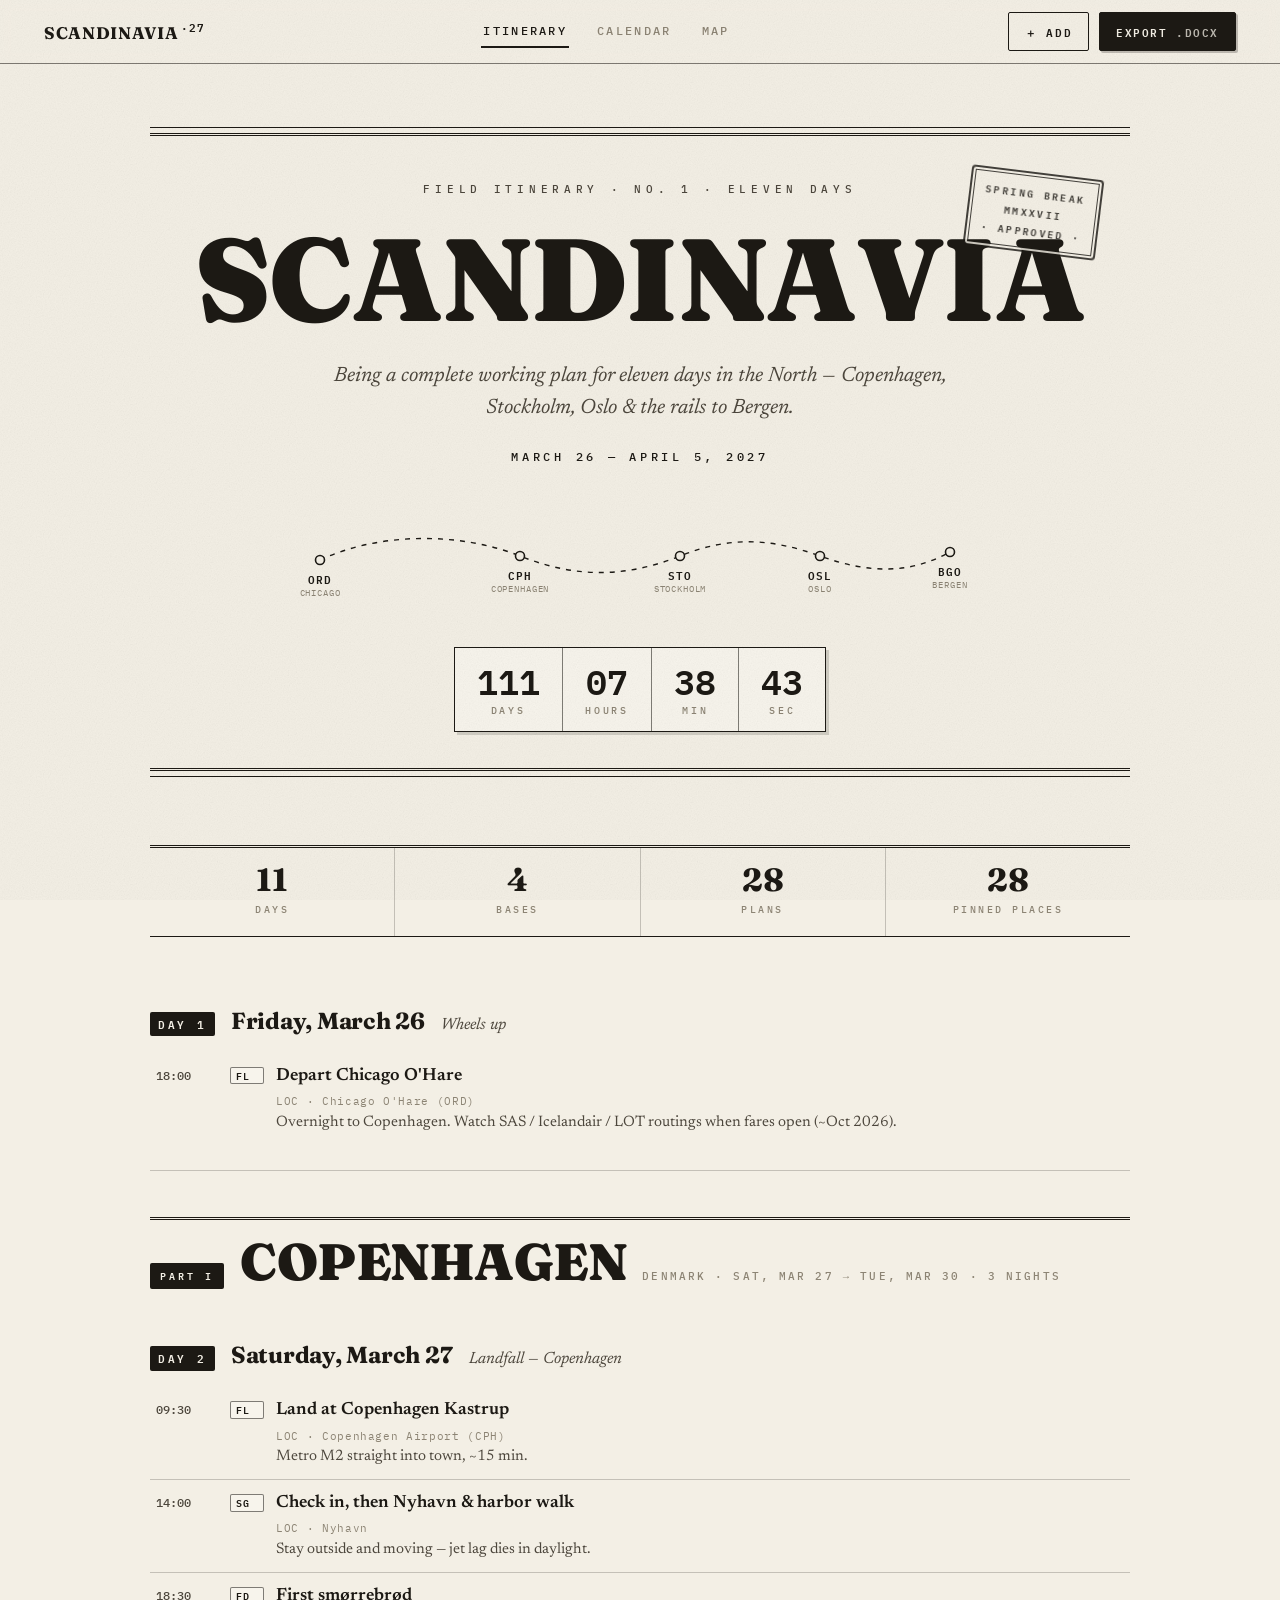
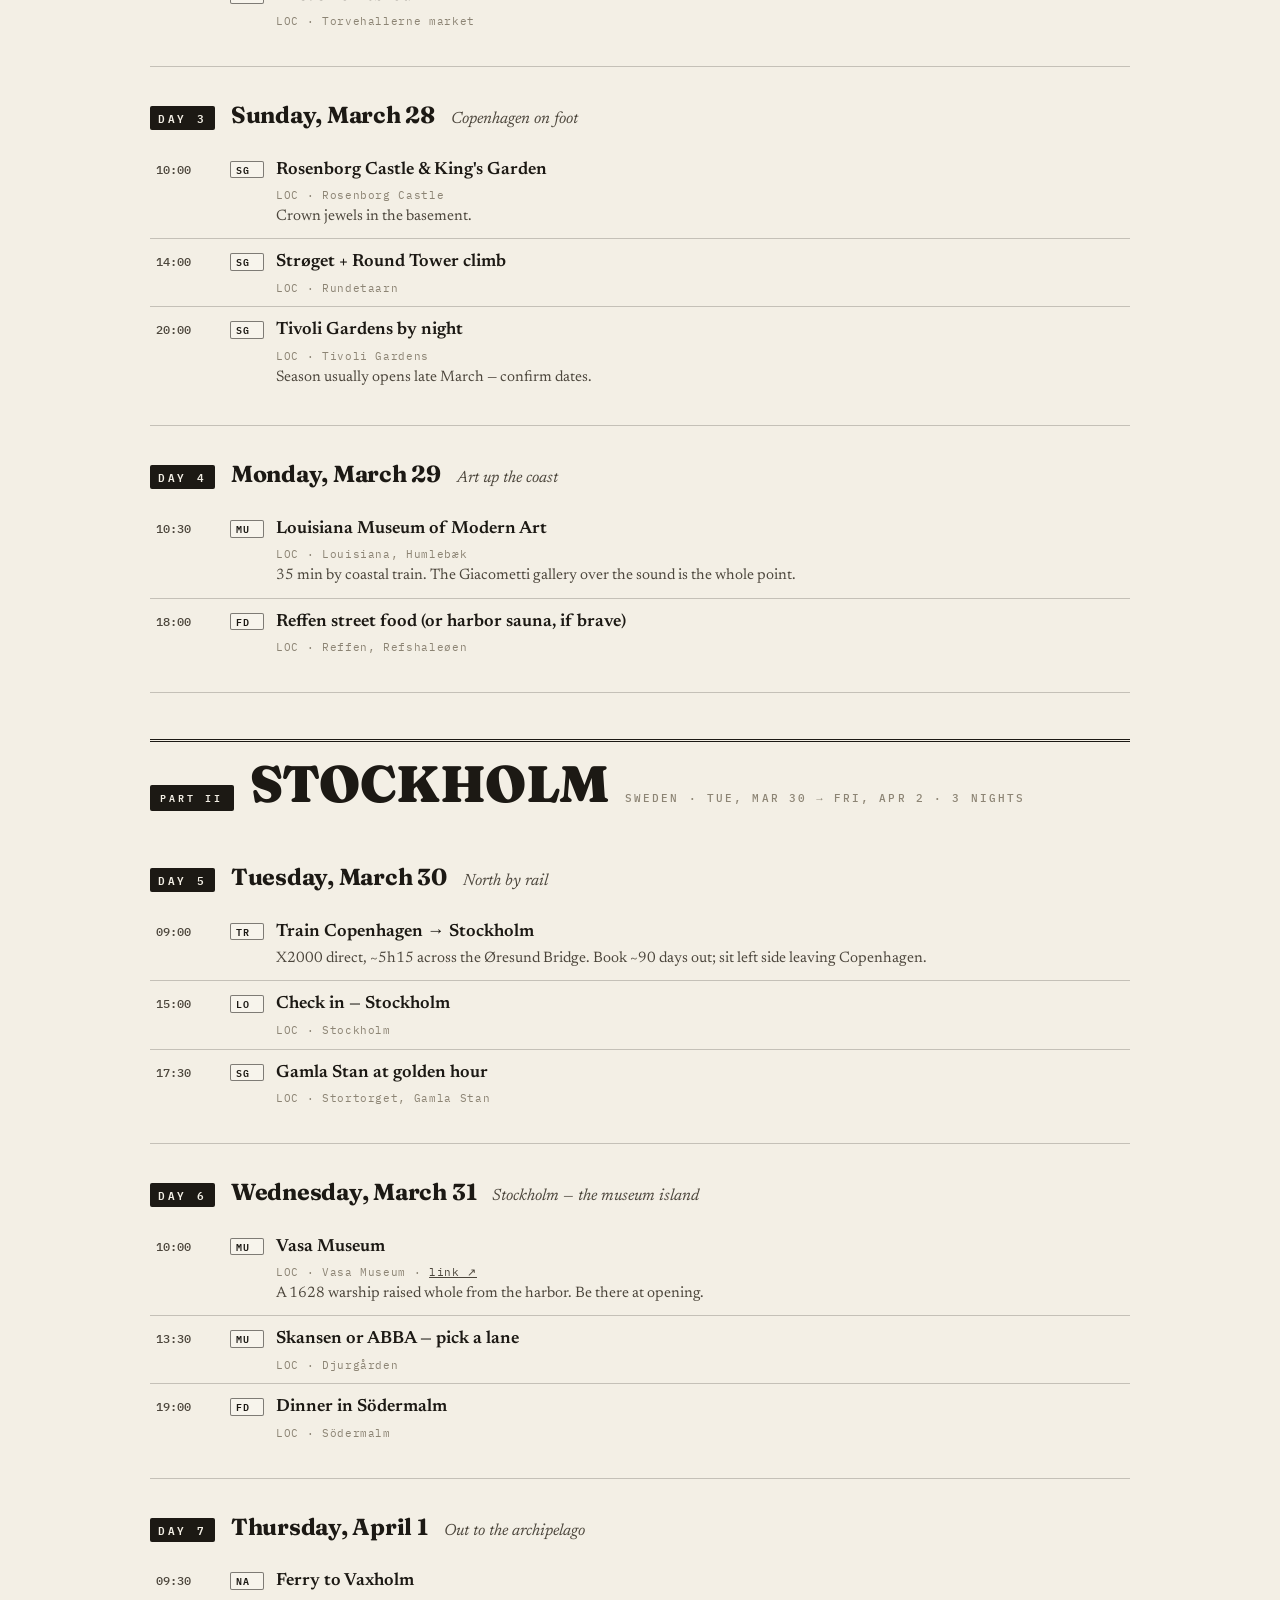
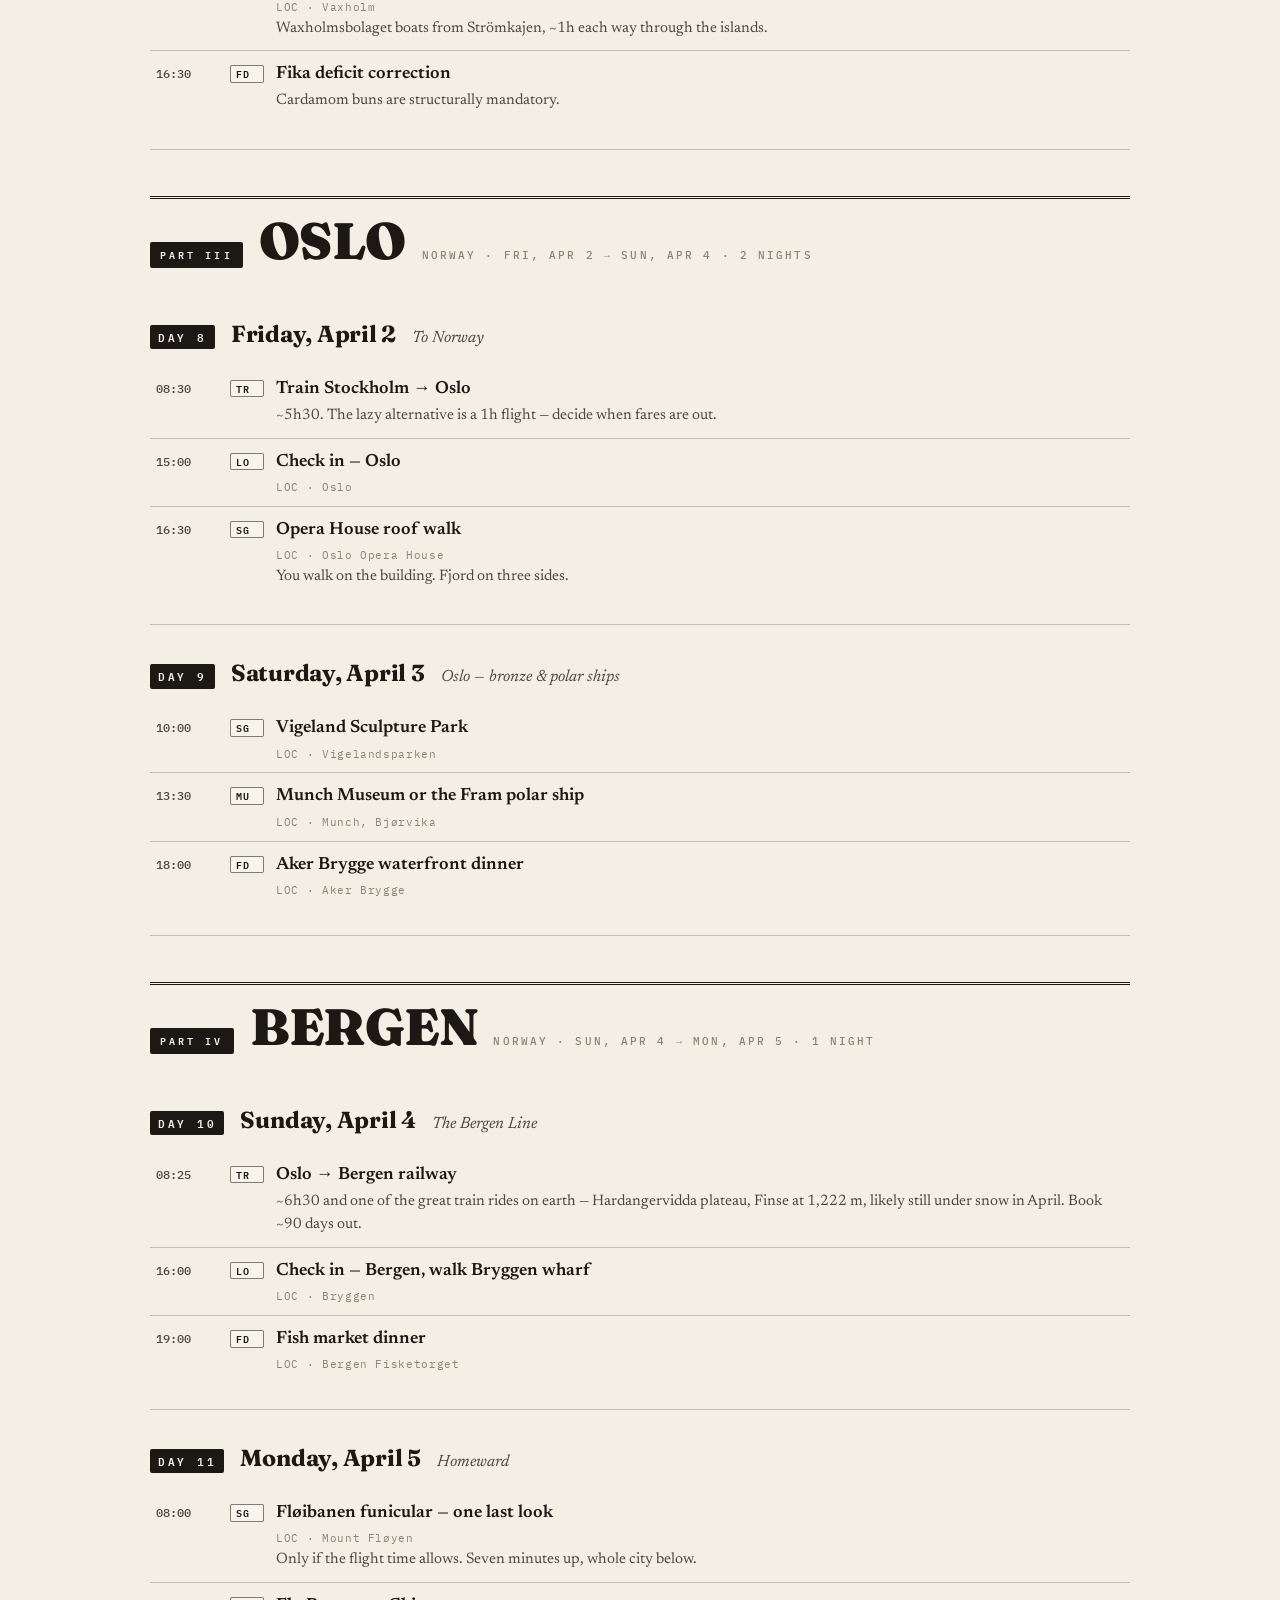
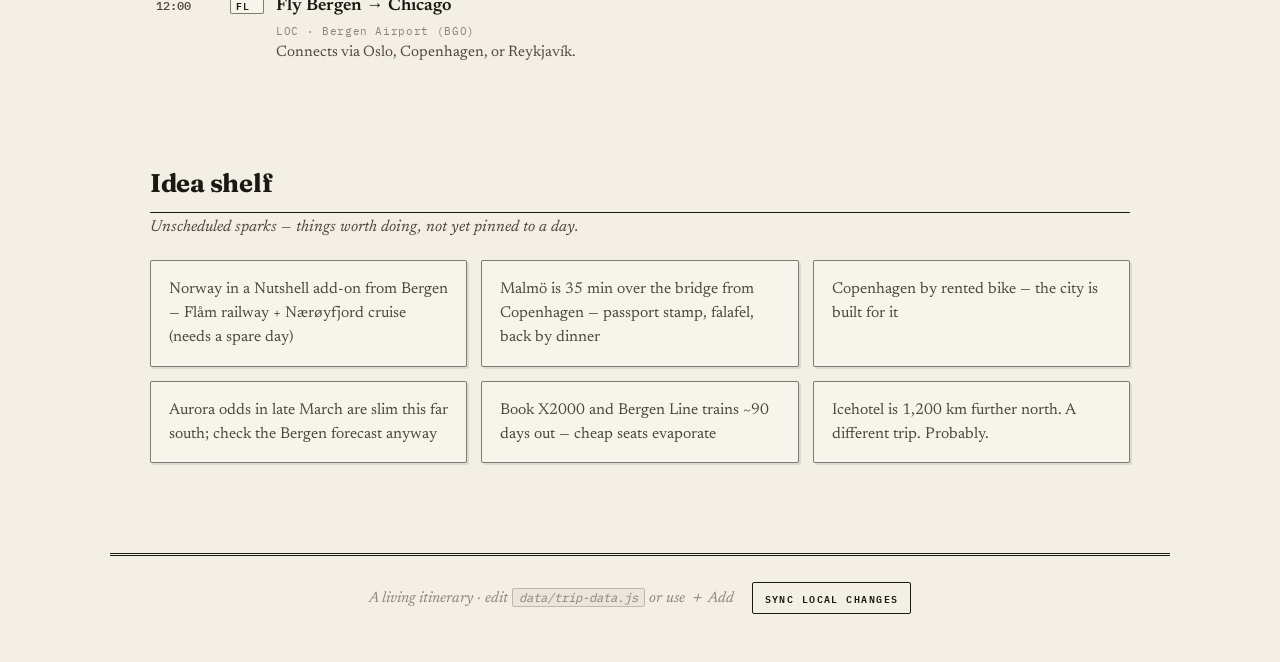
<file: scandinavia-trip/index.html>
<!doctype html>
<html lang="en">
<head>
  <meta charset="utf-8" />
  <meta name="viewport" content="width=device-width, initial-scale=1" />
  <title>Scandinavia · Spring 2027</title>
  <meta name="description" content="A living itinerary — Chicago to Scandinavia, March 26 – April 5, 2027." />
  <link rel="icon" href="data:image/svg+xml,<svg xmlns='http://www.w3.org/2000/svg' viewBox='0 0 100 100'><rect width='100' height='100' fill='%23f3efe5'/><text x='50' y='74' font-size='72' font-family='Georgia,serif' font-weight='bold' text-anchor='middle' fill='%231c1914'>S</text></svg>" />
  <link rel="stylesheet" href="vendor/leaflet/leaflet.css" />
  <link rel="stylesheet" href="css/main.css" />
</head>
<body>

  <header class="topbar">
    <a class="brand" href="#top">SCANDINAVIA<span class="brand-tick">·27</span></a>
    <nav class="tabs" role="tablist" aria-label="Views">
      <button class="tab active" role="tab" aria-selected="true" data-view="itinerary">Itinerary</button>
      <button class="tab" role="tab" aria-selected="false" data-view="calendar">Calendar</button>
      <button class="tab" role="tab" aria-selected="false" data-view="map">Map</button>
      <span class="tab-glider" aria-hidden="true"></span>
    </nav>
    <div class="topbar-actions">
      <button class="btn btn-ghost" id="btn-add" title="Add a plan">＋ Add</button>
      <button class="btn btn-primary" id="btn-export" title="Download as a Word document">Export&nbsp;<span class="docx-chip">.docx</span></button>
    </div>
  </header>

  <section class="hero" id="top">
    <div class="hero-inner">
      <p class="hero-eyebrow">Field Itinerary · No. 1 · Eleven Days</p>
      <h1 class="hero-title" id="hero-title" aria-label="Scandinavia">Scandinavia</h1>
      <p class="hero-dek">Being a complete working plan for eleven days in the North —
        Copenhagen, Stockholm, Oslo &amp; the rails to Bergen.</p>
      <p class="hero-dates">March 26 — April 5, 2027</p>

      <div class="route" aria-hidden="true">
        <svg viewBox="0 0 700 100">
          <path class="route-path" d="M30,52 C 90,24 170,24 230,48 S 340,68 390,48 S 480,30 530,48 S 620,66 660,44" />
          <circle class="route-stop" cx="30"  cy="52" r="4.5" style="animation-delay:0.6s" />
          <circle class="route-stop" cx="230" cy="48" r="4.5" style="animation-delay:1.2s" />
          <circle class="route-stop" cx="390" cy="48" r="4.5" style="animation-delay:1.8s" />
          <circle class="route-stop" cx="530" cy="48" r="4.5" style="animation-delay:2.4s" />
          <circle class="route-stop" cx="660" cy="44" r="4.5" style="animation-delay:3.0s" />
          <text class="route-label" x="30"  y="76" text-anchor="middle" style="animation-delay:0.7s">ORD</text>
          <text class="route-label" x="230" y="72" text-anchor="middle" style="animation-delay:1.3s">CPH</text>
          <text class="route-label" x="390" y="72" text-anchor="middle" style="animation-delay:1.9s">STO</text>
          <text class="route-label" x="530" y="72" text-anchor="middle" style="animation-delay:2.5s">OSL</text>
          <text class="route-label" x="660" y="68" text-anchor="middle" style="animation-delay:3.1s">BGO</text>
          <text class="route-sublabel" x="30"  y="88" text-anchor="middle" style="animation-delay:0.7s">CHICAGO</text>
          <text class="route-sublabel" x="230" y="84" text-anchor="middle" style="animation-delay:1.3s">COPENHAGEN</text>
          <text class="route-sublabel" x="390" y="84" text-anchor="middle" style="animation-delay:1.9s">STOCKHOLM</text>
          <text class="route-sublabel" x="530" y="84" text-anchor="middle" style="animation-delay:2.5s">OSLO</text>
          <text class="route-sublabel" x="660" y="80" text-anchor="middle" style="animation-delay:3.1s">BERGEN</text>
        </svg>
      </div>

      <div class="countdown" id="countdown" aria-label="Countdown to departure">
        <div class="count-cell"><span class="count-num" id="cd-days">—</span><span class="count-label">days</span></div>
        <div class="count-cell"><span class="count-num" id="cd-hours">—</span><span class="count-label">hours</span></div>
        <div class="count-cell"><span class="count-num" id="cd-mins">—</span><span class="count-label">min</span></div>
        <div class="count-cell"><span class="count-num" id="cd-secs">—</span><span class="count-label">sec</span></div>
      </div>
    </div>

    <div class="stamp" aria-hidden="true">Spring Break<br />MMXXVII<br />· Approved ·</div>
  </section>

  <main id="main">

    <!-- ITINERARY -->
    <section class="view active" id="view-itinerary" role="tabpanel">
      <div class="stats-strip" id="stats"></div>
      <ol class="timeline" id="timeline"></ol>
      <section class="ideas" id="ideas-section">
        <h2 class="section-title">Idea shelf</h2>
        <p class="section-sub">Unscheduled sparks — things worth doing, not yet pinned to a day.</p>
        <div class="ideas-grid" id="ideas"></div>
      </section>
    </section>

    <!-- CALENDAR -->
    <section class="view" id="view-calendar" role="tabpanel" hidden>
      <div class="calendars" id="calendars"></div>
      <div class="cal-detail" id="cal-detail" hidden></div>
    </section>

    <!-- MAP -->
    <section class="view" id="view-map" role="tabpanel" hidden>
      <div class="map-wrap">
        <div id="map"></div>
        <div class="map-empty" id="map-empty" hidden>
          <p class="map-empty-title">The map is waiting.</p>
          <p>Add a plan with a location and it appears here.</p>
        </div>
        <div class="map-legend" id="map-legend"></div>
      </div>
    </section>

  </main>

  <footer class="foot">
    <p>A living itinerary · edit <code>data/trip-data.js</code> or use ＋ Add</p>
    <button class="btn btn-ghost btn-small" id="btn-sync">Sync local changes</button>
  </footer>

  <!-- ADD EVENT MODAL -->
  <div class="modal-backdrop" id="modal-backdrop" hidden>
    <div class="modal" role="dialog" aria-modal="true" aria-labelledby="modal-title">
      <div class="modal-head">
        <h2 id="modal-title">Add a plan</h2>
        <button class="modal-close" id="modal-close" aria-label="Close">✕</button>
      </div>
      <form id="add-form">
        <div class="form-row">
          <label class="field">
            <span>Day</span>
            <select id="f-date" required></select>
          </label>
          <label class="field field-small">
            <span>Time <em>optional</em></span>
            <input type="time" id="f-time" />
          </label>
        </div>
        <label class="field">
          <span>Title</span>
          <input type="text" id="f-title" required placeholder="e.g. Fjord kayaking" autocomplete="off" />
        </label>
        <div class="form-row">
          <label class="field">
            <span>Type</span>
            <select id="f-type">
              <option value="sight">Sight</option>
              <option value="food">Food &amp; drink</option>
              <option value="museum">Museum</option>
              <option value="nature">Nature</option>
              <option value="flight">Flight</option>
              <option value="transit">Transit</option>
              <option value="lodging">Lodging</option>
              <option value="other">Other</option>
            </select>
          </label>
          <label class="field">
            <span>Place name <em>optional</em></span>
            <input type="text" id="f-place" placeholder="Nyhavn, Copenhagen" autocomplete="off" />
          </label>
        </div>
        <div class="form-row">
          <label class="field field-small">
            <span>Lat <em>optional</em></span>
            <input type="text" id="f-lat" inputmode="decimal" placeholder="55.6797" />
          </label>
          <label class="field field-small">
            <span>Lng <em>optional</em></span>
            <input type="text" id="f-lng" inputmode="decimal" placeholder="12.5989" />
          </label>
        </div>
        <label class="field">
          <span>Notes <em>optional</em></span>
          <textarea id="f-notes" rows="2" placeholder="Tickets, timing, links…"></textarea>
        </label>
        <p class="form-hint">Saved in this browser. Use <strong>Sync local changes</strong> to fold it into the repo’s data file.</p>
        <div class="modal-actions">
          <button type="button" class="btn btn-ghost" id="modal-cancel">Cancel</button>
          <button type="submit" class="btn btn-primary">Add to trip</button>
        </div>
      </form>
    </div>
  </div>

  <!-- SYNC DRAWER -->
  <div class="modal-backdrop" id="sync-backdrop" hidden>
    <div class="modal modal-wide" role="dialog" aria-modal="true" aria-labelledby="sync-title">
      <div class="modal-head">
        <h2 id="sync-title">Sync local changes</h2>
        <button class="modal-close" id="sync-close" aria-label="Close">✕</button>
      </div>
      <p class="sync-blurb">
        Everything below is your live data — repo file <em>plus</em> anything added in this browser.
        Copy it over <code>data/trip-data.js</code> and commit (or paste it to Claude), then
        <strong>Clear local</strong> so nothing is double-counted.
      </p>
      <textarea id="sync-out" class="sync-out" readonly spellcheck="false"></textarea>
      <div class="modal-actions">
        <button class="btn btn-ghost" id="btn-clear-local">Clear local additions</button>
        <button class="btn btn-primary" id="btn-copy-sync">Copy to clipboard</button>
      </div>
    </div>
  </div>

  <script src="vendor/leaflet/leaflet.js"></script>
  <script src="vendor/docx/docx.iife.js"></script>
  <script src="data/config.js"></script>
  <script src="data/trip-data.js"></script>
  <script src="js/images.js"></script>
  <script src="js/export-docx.js"></script>
  <script src="js/app.js"></script>
</body>
</html>
</file>
<file: scandinavia-trip/vendor/leaflet/leaflet.css>
/* required styles */

.leaflet-pane,
.leaflet-tile,
.leaflet-marker-icon,
.leaflet-marker-shadow,
.leaflet-tile-container,
.leaflet-pane > svg,
.leaflet-pane > canvas,
.leaflet-zoom-box,
.leaflet-image-layer,
.leaflet-layer {
	position: absolute;
	left: 0;
	top: 0;
	}
.leaflet-container {
	overflow: hidden;
	}
.leaflet-tile,
.leaflet-marker-icon,
.leaflet-marker-shadow {
	-webkit-user-select: none;
	   -moz-user-select: none;
	        user-select: none;
	  -webkit-user-drag: none;
	}
/* Prevents IE11 from highlighting tiles in blue */
.leaflet-tile::selection {
	background: transparent;
}
/* Safari renders non-retina tile on retina better with this, but Chrome is worse */
.leaflet-safari .leaflet-tile {
	image-rendering: -webkit-optimize-contrast;
	}
/* hack that prevents hw layers "stretching" when loading new tiles */
.leaflet-safari .leaflet-tile-container {
	width: 1600px;
	height: 1600px;
	-webkit-transform-origin: 0 0;
	}
.leaflet-marker-icon,
.leaflet-marker-shadow {
	display: block;
	}
/* .leaflet-container svg: reset svg max-width decleration shipped in Joomla! (joomla.org) 3.x */
/* .leaflet-container img: map is broken in FF if you have max-width: 100% on tiles */
.leaflet-container .leaflet-overlay-pane svg {
	max-width: none !important;
	max-height: none !important;
	}
.leaflet-container .leaflet-marker-pane img,
.leaflet-container .leaflet-shadow-pane img,
.leaflet-container .leaflet-tile-pane img,
.leaflet-container img.leaflet-image-layer,
.leaflet-container .leaflet-tile {
	max-width: none !important;
	max-height: none !important;
	width: auto;
	padding: 0;
	}

.leaflet-container img.leaflet-tile {
	/* See: https://bugs.chromium.org/p/chromium/issues/detail?id=600120 */
	mix-blend-mode: plus-lighter;
}

.leaflet-container.leaflet-touch-zoom {
	-ms-touch-action: pan-x pan-y;
	touch-action: pan-x pan-y;
	}
.leaflet-container.leaflet-touch-drag {
	-ms-touch-action: pinch-zoom;
	/* Fallback for FF which doesn't support pinch-zoom */
	touch-action: none;
	touch-action: pinch-zoom;
}
.leaflet-container.leaflet-touch-drag.leaflet-touch-zoom {
	-ms-touch-action: none;
	touch-action: none;
}
.leaflet-container {
	-webkit-tap-highlight-color: transparent;
}
.leaflet-container a {
	-webkit-tap-highlight-color: rgba(51, 181, 229, 0.4);
}
.leaflet-tile {
	filter: inherit;
	visibility: hidden;
	}
.leaflet-tile-loaded {
	visibility: inherit;
	}
.leaflet-zoom-box {
	width: 0;
	height: 0;
	-moz-box-sizing: border-box;
	     box-sizing: border-box;
	z-index: 800;
	}
/* workaround for https://bugzilla.mozilla.org/show_bug.cgi?id=888319 */
.leaflet-overlay-pane svg {
	-moz-user-select: none;
	}

.leaflet-pane         { z-index: 400; }

.leaflet-tile-pane    { z-index: 200; }
.leaflet-overlay-pane { z-index: 400; }
.leaflet-shadow-pane  { z-index: 500; }
.leaflet-marker-pane  { z-index: 600; }
.leaflet-tooltip-pane   { z-index: 650; }
.leaflet-popup-pane   { z-index: 700; }

.leaflet-map-pane canvas { z-index: 100; }
.leaflet-map-pane svg    { z-index: 200; }

.leaflet-vml-shape {
	width: 1px;
	height: 1px;
	}
.lvml {
	behavior: url(#default#VML);
	display: inline-block;
	position: absolute;
	}


/* control positioning */

.leaflet-control {
	position: relative;
	z-index: 800;
	pointer-events: visiblePainted; /* IE 9-10 doesn't have auto */
	pointer-events: auto;
	}
.leaflet-top,
.leaflet-bottom {
	position: absolute;
	z-index: 1000;
	pointer-events: none;
	}
.leaflet-top {
	top: 0;
	}
.leaflet-right {
	right: 0;
	}
.leaflet-bottom {
	bottom: 0;
	}
.leaflet-left {
	left: 0;
	}
.leaflet-control {
	float: left;
	clear: both;
	}
.leaflet-right .leaflet-control {
	float: right;
	}
.leaflet-top .leaflet-control {
	margin-top: 10px;
	}
.leaflet-bottom .leaflet-control {
	margin-bottom: 10px;
	}
.leaflet-left .leaflet-control {
	margin-left: 10px;
	}
.leaflet-right .leaflet-control {
	margin-right: 10px;
	}


/* zoom and fade animations */

.leaflet-fade-anim .leaflet-popup {
	opacity: 0;
	-webkit-transition: opacity 0.2s linear;
	   -moz-transition: opacity 0.2s linear;
	        transition: opacity 0.2s linear;
	}
.leaflet-fade-anim .leaflet-map-pane .leaflet-popup {
	opacity: 1;
	}
.leaflet-zoom-animated {
	-webkit-transform-origin: 0 0;
	    -ms-transform-origin: 0 0;
	        transform-origin: 0 0;
	}
svg.leaflet-zoom-animated {
	will-change: transform;
}

.leaflet-zoom-anim .leaflet-zoom-animated {
	-webkit-transition: -webkit-transform 0.25s cubic-bezier(0,0,0.25,1);
	   -moz-transition:    -moz-transform 0.25s cubic-bezier(0,0,0.25,1);
	        transition:         transform 0.25s cubic-bezier(0,0,0.25,1);
	}
.leaflet-zoom-anim .leaflet-tile,
.leaflet-pan-anim .leaflet-tile {
	-webkit-transition: none;
	   -moz-transition: none;
	        transition: none;
	}

.leaflet-zoom-anim .leaflet-zoom-hide {
	visibility: hidden;
	}


/* cursors */

.leaflet-interactive {
	cursor: pointer;
	}
.leaflet-grab {
	cursor: -webkit-grab;
	cursor:    -moz-grab;
	cursor:         grab;
	}
.leaflet-crosshair,
.leaflet-crosshair .leaflet-interactive {
	cursor: crosshair;
	}
.leaflet-popup-pane,
.leaflet-control {
	cursor: auto;
	}
.leaflet-dragging .leaflet-grab,
.leaflet-dragging .leaflet-grab .leaflet-interactive,
.leaflet-dragging .leaflet-marker-draggable {
	cursor: move;
	cursor: -webkit-grabbing;
	cursor:    -moz-grabbing;
	cursor:         grabbing;
	}

/* marker & overlays interactivity */
.leaflet-marker-icon,
.leaflet-marker-shadow,
.leaflet-image-layer,
.leaflet-pane > svg path,
.leaflet-tile-container {
	pointer-events: none;
	}

.leaflet-marker-icon.leaflet-interactive,
.leaflet-image-layer.leaflet-interactive,
.leaflet-pane > svg path.leaflet-interactive,
svg.leaflet-image-layer.leaflet-interactive path {
	pointer-events: visiblePainted; /* IE 9-10 doesn't have auto */
	pointer-events: auto;
	}

/* visual tweaks */

.leaflet-container {
	background: #ddd;
	outline-offset: 1px;
	}
.leaflet-container a {
	color: #0078A8;
	}
.leaflet-zoom-box {
	border: 2px dotted #38f;
	background: rgba(255,255,255,0.5);
	}


/* general typography */
.leaflet-container {
	font-family: "Helvetica Neue", Arial, Helvetica, sans-serif;
	font-size: 12px;
	font-size: 0.75rem;
	line-height: 1.5;
	}


/* general toolbar styles */

.leaflet-bar {
	box-shadow: 0 1px 5px rgba(0,0,0,0.65);
	border-radius: 4px;
	}
.leaflet-bar a {
	background-color: #fff;
	border-bottom: 1px solid #ccc;
	width: 26px;
	height: 26px;
	line-height: 26px;
	display: block;
	text-align: center;
	text-decoration: none;
	color: black;
	}
.leaflet-bar a,
.leaflet-control-layers-toggle {
	background-position: 50% 50%;
	background-repeat: no-repeat;
	display: block;
	}
.leaflet-bar a:hover,
.leaflet-bar a:focus {
	background-color: #f4f4f4;
	}
.leaflet-bar a:first-child {
	border-top-left-radius: 4px;
	border-top-right-radius: 4px;
	}
.leaflet-bar a:last-child {
	border-bottom-left-radius: 4px;
	border-bottom-right-radius: 4px;
	border-bottom: none;
	}
.leaflet-bar a.leaflet-disabled {
	cursor: default;
	background-color: #f4f4f4;
	color: #bbb;
	}

.leaflet-touch .leaflet-bar a {
	width: 30px;
	height: 30px;
	line-height: 30px;
	}
.leaflet-touch .leaflet-bar a:first-child {
	border-top-left-radius: 2px;
	border-top-right-radius: 2px;
	}
.leaflet-touch .leaflet-bar a:last-child {
	border-bottom-left-radius: 2px;
	border-bottom-right-radius: 2px;
	}

/* zoom control */

.leaflet-control-zoom-in,
.leaflet-control-zoom-out {
	font: bold 18px 'Lucida Console', Monaco, monospace;
	text-indent: 1px;
	}

.leaflet-touch .leaflet-control-zoom-in, .leaflet-touch .leaflet-control-zoom-out  {
	font-size: 22px;
	}


/* layers control */

.leaflet-control-layers {
	box-shadow: 0 1px 5px rgba(0,0,0,0.4);
	background: #fff;
	border-radius: 5px;
	}
.leaflet-control-layers-toggle {
	background-image: url(images/layers.png);
	width: 36px;
	height: 36px;
	}
.leaflet-retina .leaflet-control-layers-toggle {
	background-image: url(images/layers-2x.png);
	background-size: 26px 26px;
	}
.leaflet-touch .leaflet-control-layers-toggle {
	width: 44px;
	height: 44px;
	}
.leaflet-control-layers .leaflet-control-layers-list,
.leaflet-control-layers-expanded .leaflet-control-layers-toggle {
	display: none;
	}
.leaflet-control-layers-expanded .leaflet-control-layers-list {
	display: block;
	position: relative;
	}
.leaflet-control-layers-expanded {
	padding: 6px 10px 6px 6px;
	color: #333;
	background: #fff;
	}
.leaflet-control-layers-scrollbar {
	overflow-y: scroll;
	overflow-x: hidden;
	padding-right: 5px;
	}
.leaflet-control-layers-selector {
	margin-top: 2px;
	position: relative;
	top: 1px;
	}
.leaflet-control-layers label {
	display: block;
	font-size: 13px;
	font-size: 1.08333em;
	}
.leaflet-control-layers-separator {
	height: 0;
	border-top: 1px solid #ddd;
	margin: 5px -10px 5px -6px;
	}

/* Default icon URLs */
.leaflet-default-icon-path { /* used only in path-guessing heuristic, see L.Icon.Default */
	background-image: url(images/marker-icon.png);
	}


/* attribution and scale controls */

.leaflet-container .leaflet-control-attribution {
	background: #fff;
	background: rgba(255, 255, 255, 0.8);
	margin: 0;
	}
.leaflet-control-attribution,
.leaflet-control-scale-line {
	padding: 0 5px;
	color: #333;
	line-height: 1.4;
	}
.leaflet-control-attribution a {
	text-decoration: none;
	}
.leaflet-control-attribution a:hover,
.leaflet-control-attribution a:focus {
	text-decoration: underline;
	}
.leaflet-attribution-flag {
	display: inline !important;
	vertical-align: baseline !important;
	width: 1em;
	height: 0.6669em;
	}
.leaflet-left .leaflet-control-scale {
	margin-left: 5px;
	}
.leaflet-bottom .leaflet-control-scale {
	margin-bottom: 5px;
	}
.leaflet-control-scale-line {
	border: 2px solid #777;
	border-top: none;
	line-height: 1.1;
	padding: 2px 5px 1px;
	white-space: nowrap;
	-moz-box-sizing: border-box;
	     box-sizing: border-box;
	background: rgba(255, 255, 255, 0.8);
	text-shadow: 1px 1px #fff;
	}
.leaflet-control-scale-line:not(:first-child) {
	border-top: 2px solid #777;
	border-bottom: none;
	margin-top: -2px;
	}
.leaflet-control-scale-line:not(:first-child):not(:last-child) {
	border-bottom: 2px solid #777;
	}

.leaflet-touch .leaflet-control-attribution,
.leaflet-touch .leaflet-control-layers,
.leaflet-touch .leaflet-bar {
	box-shadow: none;
	}
.leaflet-touch .leaflet-control-layers,
.leaflet-touch .leaflet-bar {
	border: 2px solid rgba(0,0,0,0.2);
	background-clip: padding-box;
	}


/* popup */

.leaflet-popup {
	position: absolute;
	text-align: center;
	margin-bottom: 20px;
	}
.leaflet-popup-content-wrapper {
	padding: 1px;
	text-align: left;
	border-radius: 12px;
	}
.leaflet-popup-content {
	margin: 13px 24px 13px 20px;
	line-height: 1.3;
	font-size: 13px;
	font-size: 1.08333em;
	min-height: 1px;
	}
.leaflet-popup-content p {
	margin: 17px 0;
	margin: 1.3em 0;
	}
.leaflet-popup-tip-container {
	width: 40px;
	height: 20px;
	position: absolute;
	left: 50%;
	margin-top: -1px;
	margin-left: -20px;
	overflow: hidden;
	pointer-events: none;
	}
.leaflet-popup-tip {
	width: 17px;
	height: 17px;
	padding: 1px;

	margin: -10px auto 0;
	pointer-events: auto;

	-webkit-transform: rotate(45deg);
	   -moz-transform: rotate(45deg);
	    -ms-transform: rotate(45deg);
	        transform: rotate(45deg);
	}
.leaflet-popup-content-wrapper,
.leaflet-popup-tip {
	background: white;
	color: #333;
	box-shadow: 0 3px 14px rgba(0,0,0,0.4);
	}
.leaflet-container a.leaflet-popup-close-button {
	position: absolute;
	top: 0;
	right: 0;
	border: none;
	text-align: center;
	width: 24px;
	height: 24px;
	font: 16px/24px Tahoma, Verdana, sans-serif;
	color: #757575;
	text-decoration: none;
	background: transparent;
	}
.leaflet-container a.leaflet-popup-close-button:hover,
.leaflet-container a.leaflet-popup-close-button:focus {
	color: #585858;
	}
.leaflet-popup-scrolled {
	overflow: auto;
	}

.leaflet-oldie .leaflet-popup-content-wrapper {
	-ms-zoom: 1;
	}
.leaflet-oldie .leaflet-popup-tip {
	width: 24px;
	margin: 0 auto;

	-ms-filter: "progid:DXImageTransform.Microsoft.Matrix(M11=0.70710678, M12=0.70710678, M21=-0.70710678, M22=0.70710678)";
	filter: progid:DXImageTransform.Microsoft.Matrix(M11=0.70710678, M12=0.70710678, M21=-0.70710678, M22=0.70710678);
	}

.leaflet-oldie .leaflet-control-zoom,
.leaflet-oldie .leaflet-control-layers,
.leaflet-oldie .leaflet-popup-content-wrapper,
.leaflet-oldie .leaflet-popup-tip {
	border: 1px solid #999;
	}


/* div icon */

.leaflet-div-icon {
	background: #fff;
	border: 1px solid #666;
	}


/* Tooltip */
/* Base styles for the element that has a tooltip */
.leaflet-tooltip {
	position: absolute;
	padding: 6px;
	background-color: #fff;
	border: 1px solid #fff;
	border-radius: 3px;
	color: #222;
	white-space: nowrap;
	-webkit-user-select: none;
	-moz-user-select: none;
	-ms-user-select: none;
	user-select: none;
	pointer-events: none;
	box-shadow: 0 1px 3px rgba(0,0,0,0.4);
	}
.leaflet-tooltip.leaflet-interactive {
	cursor: pointer;
	pointer-events: auto;
	}
.leaflet-tooltip-top:before,
.leaflet-tooltip-bottom:before,
.leaflet-tooltip-left:before,
.leaflet-tooltip-right:before {
	position: absolute;
	pointer-events: none;
	border: 6px solid transparent;
	background: transparent;
	content: "";
	}

/* Directions */

.leaflet-tooltip-bottom {
	margin-top: 6px;
}
.leaflet-tooltip-top {
	margin-top: -6px;
}
.leaflet-tooltip-bottom:before,
.leaflet-tooltip-top:before {
	left: 50%;
	margin-left: -6px;
	}
.leaflet-tooltip-top:before {
	bottom: 0;
	margin-bottom: -12px;
	border-top-color: #fff;
	}
.leaflet-tooltip-bottom:before {
	top: 0;
	margin-top: -12px;
	margin-left: -6px;
	border-bottom-color: #fff;
	}
.leaflet-tooltip-left {
	margin-left: -6px;
}
.leaflet-tooltip-right {
	margin-left: 6px;
}
.leaflet-tooltip-left:before,
.leaflet-tooltip-right:before {
	top: 50%;
	margin-top: -6px;
	}
.leaflet-tooltip-left:before {
	right: 0;
	margin-right: -12px;
	border-left-color: #fff;
	}
.leaflet-tooltip-right:before {
	left: 0;
	margin-left: -12px;
	border-right-color: #fff;
	}

/* Printing */

@media print {
	/* Prevent printers from removing background-images of controls. */
	.leaflet-control {
		-webkit-print-color-adjust: exact;
		print-color-adjust: exact;
		}
	}
</file>
<file: scandinavia-trip/css/main.css>
/* ============================================================
   SCANDINAVIA '27 — design system
   Printed field-itinerary: warm paper, ink hairlines,
   editorial serif display, drafting-table mono labels.
   ============================================================ */

/* ---------- fonts (self-hosted) ---------- */
@font-face { font-family: "Fraunces"; font-weight: 400; font-display: swap;
  src: url("../fonts/fraunces-latin-400-normal.woff2") format("woff2"); }
@font-face { font-family: "Fraunces"; font-weight: 400; font-style: italic; font-display: swap;
  src: url("../fonts/fraunces-latin-400-italic.woff2") format("woff2"); }
@font-face { font-family: "Fraunces"; font-weight: 600; font-display: swap;
  src: url("../fonts/fraunces-latin-600-normal.woff2") format("woff2"); }
@font-face { font-family: "Fraunces"; font-weight: 700; font-display: swap;
  src: url("../fonts/fraunces-latin-700-normal.woff2") format("woff2"); }
@font-face { font-family: "Fraunces"; font-weight: 900; font-display: swap;
  src: url("../fonts/fraunces-latin-900-normal.woff2") format("woff2"); }
@font-face { font-family: "Newsreader"; font-weight: 400; font-display: swap;
  src: url("../fonts/newsreader-latin-400-normal.woff2") format("woff2"); }
@font-face { font-family: "Newsreader"; font-weight: 400; font-style: italic; font-display: swap;
  src: url("../fonts/newsreader-latin-400-italic.woff2") format("woff2"); }
@font-face { font-family: "Newsreader"; font-weight: 500; font-display: swap;
  src: url("../fonts/newsreader-latin-500-normal.woff2") format("woff2"); }
@font-face { font-family: "Newsreader"; font-weight: 600; font-display: swap;
  src: url("../fonts/newsreader-latin-600-normal.woff2") format("woff2"); }
@font-face { font-family: "IBM Plex Mono"; font-weight: 400; font-display: swap;
  src: url("../fonts/ibm-plex-mono-latin-400-normal.woff2") format("woff2"); }
@font-face { font-family: "IBM Plex Mono"; font-weight: 500; font-display: swap;
  src: url("../fonts/ibm-plex-mono-latin-500-normal.woff2") format("woff2"); }
@font-face { font-family: "IBM Plex Mono"; font-weight: 600; font-display: swap;
  src: url("../fonts/ibm-plex-mono-latin-600-normal.woff2") format("woff2"); }

/* ---------- tokens ---------- */
:root {
  --paper: #f3efe5;
  --paper-warm: #ede8da;
  --paper-card: #f7f4ec;
  --ink: #1c1914;
  --ink-soft: #4c463c;
  --ink-faint: #8c8474;
  --hairline: rgba(28, 25, 20, 0.22);
  --hairline-strong: rgba(28, 25, 20, 0.55);
  --wash: rgba(28, 25, 20, 0.045);
  --danger: #8a2b1d;
  --display: "Fraunces", Georgia, serif;
  --body: "Newsreader", Georgia, serif;
  --mono: "IBM Plex Mono", ui-monospace, Menlo, monospace;
  --speed: 260ms;
  --ease: cubic-bezier(0.25, 1, 0.4, 1);
}

* { box-sizing: border-box; margin: 0; padding: 0; }
html { scroll-behavior: smooth; }
body {
  background: var(--paper);
  color: var(--ink);
  font-family: var(--body);
  font-size: 17px;
  line-height: 1.55;
  overflow-x: hidden;
}
/* print grain over everything */
body::before {
  content: ""; position: fixed; inset: 0; z-index: 3000; pointer-events: none;
  opacity: 0.30; mix-blend-mode: multiply;
  background-image: url("data:image/svg+xml,%3Csvg xmlns='http://www.w3.org/2000/svg' width='240' height='240'%3E%3Cfilter id='n'%3E%3CfeTurbulence type='fractalNoise' baseFrequency='0.85' numOctaves='2' stitchTiles='stitch'/%3E%3CfeColorMatrix type='saturate' values='0'/%3E%3C/filter%3E%3Crect width='240' height='240' filter='url(%23n)' opacity='0.4'/%3E%3C/svg%3E");
}
::selection { background: var(--ink); color: var(--paper); }
code {
  font-family: var(--mono); font-size: 0.8em;
  background: var(--wash); border: 1px solid var(--hairline);
  padding: 1px 6px; border-radius: 2px;
}


/* ---------- shared bits ---------- */
.mono-label {
  font-family: var(--mono); font-size: 0.68rem; font-weight: 500;
  letter-spacing: 0.22em; text-transform: uppercase; color: var(--ink-soft);
}
.key-chip {
  font-family: var(--mono); font-size: 0.6rem; font-weight: 600;
  letter-spacing: 0.08em; line-height: 1;
  padding: 3px 5px; border: 1px solid var(--hairline-strong); border-radius: 2px;
  color: var(--ink); background: var(--paper-card);
  display: inline-block; flex: none;
}

/* ============================================================
   TOPBAR
   ============================================================ */
.topbar {
  position: sticky; top: 0; z-index: 200;
  display: flex; align-items: center; gap: 22px;
  padding: 12px clamp(16px, 4vw, 44px);
  background: rgba(243, 239, 229, 0.92);
  backdrop-filter: blur(6px); -webkit-backdrop-filter: blur(6px);
  border-bottom: 1px solid var(--hairline-strong);
}
.brand {
  font-family: var(--display); font-weight: 700; font-size: 1.05rem;
  letter-spacing: 0.04em; color: var(--ink); text-decoration: none; white-space: nowrap;
}
.brand-tick { font-family: var(--mono); font-size: 0.7rem; font-weight: 600; vertical-align: super; margin-left: 3px; }

.tabs { position: relative; display: flex; gap: 26px; margin-inline: auto; padding-bottom: 2px; }
.tab {
  position: relative; z-index: 1;
  font-family: var(--mono); font-size: 0.72rem; font-weight: 500;
  letter-spacing: 0.2em; text-transform: uppercase; color: var(--ink-faint);
  background: none; border: 0; padding: 8px 2px; cursor: pointer;
  transition: color var(--speed) var(--ease);
}
.tab:hover { color: var(--ink); }
.tab.active { color: var(--ink); }
.tab-glider {
  position: absolute; bottom: 0; height: 2px; background: var(--ink);
  transition: left var(--speed) var(--ease), width var(--speed) var(--ease);
}

.topbar-actions { display: flex; gap: 10px; }
.btn {
  font-family: var(--mono); font-size: 0.7rem; font-weight: 600;
  letter-spacing: 0.14em; text-transform: uppercase;
  border-radius: 2px; cursor: pointer; padding: 9px 16px;
  border: 1px solid var(--ink);
  transition: background var(--speed) var(--ease), color var(--speed) var(--ease),
              transform var(--speed) var(--ease), box-shadow var(--speed) var(--ease);
}
.btn:active { transform: translate(1px, 1px); box-shadow: none; }
.btn-primary {
  color: var(--paper); background: var(--ink);
  box-shadow: 2px 2px 0 rgba(28, 25, 20, 0.25);
}
.btn-primary:hover { background: #000; box-shadow: 3px 3px 0 rgba(28, 25, 20, 0.25); }
.btn-ghost { color: var(--ink); background: transparent; }
.btn-ghost:hover { background: var(--ink); color: var(--paper); }
.btn-small { font-size: 0.64rem; padding: 6px 12px; }
.docx-chip { opacity: 0.75; }

/* ============================================================
   HERO — masthead
   ============================================================ */
.hero {
  max-width: 1060px; margin: 0 auto;
  padding: clamp(40px, 7vh, 84px) clamp(16px, 4vw, 40px) 30px;
  text-align: center; position: relative;
}
.hero::before, .hero::after {
  content: ""; display: block; height: 5px;
  border-top: 1px solid var(--ink); border-bottom: 3px double var(--ink);
}
.hero::after { border-top: 3px double var(--ink); border-bottom: 1px solid var(--ink); }

.hero-inner { padding: clamp(26px, 5vh, 54px) 0 clamp(22px, 4vh, 42px); }

.hero-eyebrow {
  font-family: var(--mono); font-size: 0.7rem; font-weight: 500;
  letter-spacing: 0.42em; text-transform: uppercase; color: var(--ink-soft);
  margin-bottom: 1.6rem;
}
.hero-title {
  font-family: var(--display); font-weight: 900;
  font-size: clamp(2.6rem, 10vw, 7.3rem);
  line-height: 0.95; letter-spacing: -0.015em;
  text-transform: uppercase; color: var(--ink);
  white-space: nowrap;
}
.hero-title .ch {
  display: inline-block; opacity: 0; transform: translateY(0.35em);
  animation: ch-in 0.7s var(--ease) forwards;
}
@keyframes ch-in { to { opacity: 1; transform: none; } }
.hero-dek {
  font-family: var(--body); font-style: italic; font-size: clamp(1rem, 2.2vw, 1.3rem);
  color: var(--ink-soft); max-width: 620px; margin: 1.6rem auto 0;
}
.hero-dates {
  margin-top: 1.4rem; font-family: var(--mono); font-weight: 500;
  font-size: 0.78rem; letter-spacing: 0.3em; text-transform: uppercase; color: var(--ink);
}

/* route diagram */
.route { margin: 2.6rem auto 0; max-width: 700px; }
.route svg { width: 100%; height: auto; display: block; overflow: visible; }
.route-path {
  fill: none; stroke: var(--ink); stroke-width: 1.4;
  stroke-dasharray: 5 6;
  stroke-dashoffset: 1200;
  animation: route-draw 2.8s 0.5s var(--ease) forwards;
}
@keyframes route-draw { to { stroke-dashoffset: 0; } }
.route-stop { fill: var(--paper); stroke: var(--ink); stroke-width: 1.6;
  opacity: 0; animation: stop-in 0.4s var(--ease) forwards; }
.route-stop:nth-of-type(1) { animation-delay: 0.6s; }
.route-label {
  font-family: var(--mono); font-size: 11px; font-weight: 600;
  letter-spacing: 0.12em; fill: var(--ink);
  opacity: 0; animation: stop-in 0.5s var(--ease) forwards;
}
.route-sublabel { font-family: var(--mono); font-size: 8.5px; letter-spacing: 0.1em; fill: var(--ink-faint);
  opacity: 0; animation: stop-in 0.5s var(--ease) forwards; }
@keyframes stop-in { to { opacity: 1; } }

/* countdown */
.countdown {
  display: inline-flex; align-items: stretch; margin-top: 2.4rem;
  border: 1px solid var(--ink); background: var(--paper-card);
  box-shadow: 3px 3px 0 rgba(28, 25, 20, 0.16);
}
.count-cell {
  display: flex; flex-direction: column; align-items: center;
  padding: 14px 22px 12px; min-width: 84px;
}
.count-cell + .count-cell { border-left: 1px solid var(--hairline-strong); }
.count-num {
  font-family: var(--mono); font-weight: 600; font-variant-numeric: tabular-nums;
  font-size: clamp(1.6rem, 3.6vw, 2.2rem); line-height: 1.1; color: var(--ink);
}
.count-label {
  margin-top: 4px; font-family: var(--mono); font-size: 0.6rem; font-weight: 500;
  letter-spacing: 0.3em; text-transform: uppercase; color: var(--ink-faint);
}
.count-sep { display: none; }

/* rubber stamp */
.stamp {
  position: absolute; top: clamp(60px, 12vh, 120px); right: clamp(4px, 6vw, 70px);
  padding: 10px 14px; border: 2px solid var(--ink); border-radius: 4px;
  box-shadow: inset 0 0 0 2px var(--paper), inset 0 0 0 3px var(--ink);
  font-family: var(--mono); font-size: 0.62rem; font-weight: 600;
  letter-spacing: 0.24em; text-transform: uppercase; color: var(--ink);
  text-align: center; line-height: 1.9;
  transform: rotate(7deg); opacity: 0.82;
  animation: stamp-in 0.45s 1.4s cubic-bezier(0.2, 2.2, 0.4, 1) backwards;
  pointer-events: none;
}
@keyframes stamp-in {
  from { transform: rotate(14deg) scale(1.9); opacity: 0; }
  to   { transform: rotate(7deg) scale(1); opacity: 0.82; }
}

.scroll-cue { display: none; }

/* ============================================================
   MAIN / VIEWS
   ============================================================ */
#main { max-width: 1060px; margin: 0 auto; padding: 34px clamp(16px, 4vw, 40px) 90px; }
.view { display: none; }
.view.active { display: block; animation: view-in 0.45s var(--ease); }
@keyframes view-in { from { opacity: 0; transform: translateY(10px); } to { opacity: 1; transform: none; } }

.section-title {
  font-family: var(--display); font-weight: 700; font-size: 1.6rem; letter-spacing: -0.01em;
}
.section-sub { color: var(--ink-soft); font-style: italic; font-size: 1rem; margin-top: 2px; }

/* ---------- stats ledger ---------- */
.stats-strip {
  display: flex; margin: 4px 0 44px;
  border-top: 3px double var(--ink); border-bottom: 1px solid var(--ink);
}
.stat {
  flex: 1; padding: 14px 18px 12px; text-align: center;
}
.stat + .stat { border-left: 1px solid var(--hairline); }
.stat b {
  display: block; font-family: var(--display); font-weight: 700;
  font-size: 2rem; line-height: 1.1; color: var(--ink);
}
.stat span {
  font-family: var(--mono); font-size: 0.6rem; font-weight: 500;
  letter-spacing: 0.26em; text-transform: uppercase; color: var(--ink-faint);
}

/* ---------- timeline ledger ---------- */
.timeline { list-style: none; }
.day { margin-bottom: 8px; }
.day-card { padding: 22px 0 26px; border-bottom: 1px solid var(--hairline); }
.day:last-child .day-card { border-bottom: 0; }

.day-head {
  display: flex; align-items: baseline; gap: 16px; flex-wrap: wrap; margin-bottom: 4px;
}
.day-num {
  font-family: var(--mono); font-size: 0.66rem; font-weight: 600;
  letter-spacing: 0.26em; text-transform: uppercase; color: var(--paper);
  background: var(--ink); padding: 4px 8px; border-radius: 2px;
}
.day-date { font-family: var(--display); font-weight: 700; font-size: 1.45rem; letter-spacing: -0.01em; }
.day-label { font-style: italic; color: var(--ink-soft); font-size: 1.02rem; }

.day-empty {
  margin-top: 12px; font-style: italic; color: var(--ink-faint); font-size: 0.98rem;
  border: 1px dashed var(--hairline-strong); border-radius: 2px;
  padding: 14px 18px; background: var(--paper-card);
}

.events { list-style: none; margin-top: 14px; }
.event {
  display: grid; grid-template-columns: 62px 34px 1fr; gap: 12px; align-items: baseline;
  padding: 10px 6px; border-bottom: 1px solid var(--hairline);
  transition: background var(--speed) var(--ease);
}
.event:last-child { border-bottom: 0; }
.event:hover { background: var(--wash); }
.event-time {
  font-family: var(--mono); font-size: 0.78rem; font-weight: 500;
  font-variant-numeric: tabular-nums; color: var(--ink-soft);
}
.event-title {
  font-family: var(--body); font-weight: 600; font-size: 1.1rem;
  display: flex; align-items: baseline; gap: 10px; flex-wrap: wrap;
}
.event-notes { color: var(--ink-soft); font-size: 0.95rem; margin-top: 1px; }
.event-place {
  font-family: var(--mono); font-size: 0.68rem; letter-spacing: 0.06em;
  color: var(--ink-faint); margin-top: 3px;
}
.event-place a { color: var(--ink-soft); }
.event-place a:hover { color: var(--ink); }
.badge {
  font-family: var(--mono); font-size: 0.58rem; font-weight: 600;
  letter-spacing: 0.16em; text-transform: uppercase;
  padding: 2px 7px; border-radius: 2px; border: 1px dashed;
}
.badge-local { color: var(--danger); border-color: var(--danger); transform: rotate(-2deg); }
.event-x {
  background: none; border: 0; cursor: pointer; margin-left: auto;
  font-family: var(--mono); font-size: 0.62rem; letter-spacing: 0.12em;
  text-transform: uppercase; color: var(--ink-faint); padding: 2px 6px;
}
.event-x:hover { color: var(--danger); text-decoration: line-through; }

/* ---------- photo strips ----------
   A doubled track drifts left forever; translateX(-50%) loops
   seamlessly because the second half repeats the first. */
.strip {
  overflow: hidden; position: relative; margin-top: 18px;
  border-top: 1px solid var(--hairline); border-bottom: 1px solid var(--hairline);
  padding: 14px 0; min-height: 0;
  opacity: 0; transition: opacity 0.8s var(--ease);
}
.strip.ready { opacity: 1; }
.strip::before, .strip::after {
  content: ""; position: absolute; top: 0; bottom: 0; width: 60px; z-index: 2; pointer-events: none;
}
.strip::before { left: 0; background: linear-gradient(90deg, var(--paper), transparent); }
.strip::after { right: 0; background: linear-gradient(270deg, var(--paper), transparent); }
.strip-track {
  display: flex; align-items: flex-start; gap: 14px; width: max-content;
  animation: strip-drift 60s linear infinite;
}
.strip:hover .strip-track { animation-play-state: paused; }
@keyframes strip-drift { to { transform: translateX(-50%); } }

.frame {
  flex: none; background: var(--paper-card); border: 1px solid var(--ink);
  border-radius: 2px; padding: 5px 5px 4px;
  box-shadow: 2px 2px 0 rgba(28, 25, 20, 0.14);
  transition: transform var(--speed) var(--ease), box-shadow var(--speed) var(--ease);
}
.frame:hover { transform: translateY(-3px); box-shadow: 3px 5px 0 rgba(28, 25, 20, 0.18); }
.frame img {
  display: block; height: 128px; width: auto; max-width: 240px; object-fit: cover;
  filter: sepia(0.12) contrast(0.98) saturate(0.85);
}
.frame figcaption {
  font-family: var(--mono); font-size: 0.56rem; font-weight: 600;
  letter-spacing: 0.14em; text-transform: uppercase; color: var(--ink-soft);
  padding: 5px 2px 1px; max-width: 240px; overflow: hidden;
  text-overflow: ellipsis; white-space: nowrap;
}
.strip-wide { padding: 16px 0; }
.strip-wide .frame img { height: 210px; max-width: 340px; }
.strip-wide .frame figcaption { max-width: 340px; }

/* ---------- chapter dividers ---------- */
.chapter { margin: 46px 0 26px; }
.chapter:first-child { margin-top: 8px; }
.chapter-head {
  display: flex; align-items: baseline; gap: 16px; flex-wrap: wrap;
  border-top: 3px double var(--ink); padding-top: 16px;
}
.chapter-no {
  font-family: var(--mono); font-size: 0.64rem; font-weight: 600;
  letter-spacing: 0.3em; text-transform: uppercase; color: var(--paper);
  background: var(--ink); padding: 5px 10px; border-radius: 2px;
}
.chapter-name {
  font-family: var(--display); font-weight: 900; font-size: clamp(2rem, 5vw, 3.2rem);
  line-height: 1; letter-spacing: -0.01em; text-transform: uppercase;
}
.chapter-sub {
  font-family: var(--mono); font-size: 0.66rem; font-weight: 500;
  letter-spacing: 0.2em; text-transform: uppercase; color: var(--ink-faint);
}
.chapter .strip { border-bottom: 0; }

/* ---------- ideas ---------- */
.ideas { margin-top: 64px; }
.ideas .section-title { border-bottom: 1px solid var(--ink); padding-bottom: 8px; }
.ideas-grid { display: grid; grid-template-columns: repeat(auto-fill, minmax(240px, 1fr)); gap: 14px; margin-top: 20px; }
.idea-card {
  border: 1px solid var(--hairline-strong); border-radius: 2px;
  padding: 16px 18px; font-size: 0.98rem; color: var(--ink-soft);
  background: var(--paper-card);
  box-shadow: 2px 2px 0 rgba(28, 25, 20, 0.10);
  transition: transform var(--speed) var(--ease), box-shadow var(--speed) var(--ease);
}
.idea-card:nth-child(odd) { transform: rotate(-0.5deg); }
.idea-card:nth-child(even) { transform: rotate(0.4deg); }
.idea-card:hover { transform: rotate(0) translateY(-2px); box-shadow: 3px 4px 0 rgba(28, 25, 20, 0.14); }
.ideas-empty {
  grid-column: 1 / -1; font-style: italic; color: var(--ink-faint); font-size: 0.98rem;
  border: 1px dashed var(--hairline-strong); border-radius: 2px; padding: 22px; text-align: center;
}

/* ---------- reveal on scroll ---------- */
.reveal { opacity: 0; transform: translateY(14px); transition: opacity 0.6s var(--ease), transform 0.6s var(--ease); }
.reveal.in { opacity: 1; transform: none; }

/* ============================================================
   CALENDAR
   ============================================================ */
.calendars {
  display: grid; grid-template-columns: repeat(auto-fit, minmax(300px, 1fr));
  gap: 22px; margin-top: 8px;
}
.cal {
  border: 1px solid var(--ink); border-radius: 2px; background: var(--paper-card);
  padding: 20px 22px; box-shadow: 3px 3px 0 rgba(28, 25, 20, 0.14);
}
.cal-title {
  font-family: var(--display); font-weight: 700; font-size: 1.25rem;
  border-bottom: 1px solid var(--ink); padding-bottom: 8px; margin-bottom: 10px;
}
.cal-grid { display: grid; grid-template-columns: repeat(7, 1fr); }
.cal-dow {
  font-family: var(--mono); font-size: 0.58rem; font-weight: 600;
  letter-spacing: 0.16em; text-transform: uppercase; color: var(--ink-faint);
  text-align: center; padding: 8px 0 6px; border-bottom: 1px solid var(--hairline);
  margin-bottom: 4px;
}
.cal-cell {
  aspect-ratio: 1; display: flex; flex-direction: column; align-items: center; justify-content: center;
  gap: 2px; font-family: var(--body); font-size: 0.95rem;
  font-variant-numeric: tabular-nums; color: var(--ink-faint);
  border: 0; background: none; border-radius: 0; cursor: default;
  transition: background var(--speed) var(--ease), color var(--speed) var(--ease);
}
.cal-cell.trip { color: var(--ink); font-weight: 600; cursor: pointer; }
.cal-cell.trip:hover { background: var(--ink); color: var(--paper); }
.cal-cell.trip:hover .cal-dots i { background: var(--paper); }
.cal-cell.selected { position: relative; }
.cal-cell.selected::before {
  content: ""; position: absolute; inset: 8%;
  border: 2px solid var(--ink);
  border-radius: 52% 48% 50% 55% / 48% 55% 45% 52%;
  transform: rotate(-6deg);
}
.cal-cell.selected:hover { background: none; color: var(--ink); }
.cal-cell.selected:hover .cal-dots i { background: var(--ink); }
.cal-dots { display: flex; gap: 3px; height: 4px; }
.cal-dots i { width: 4px; height: 4px; border-radius: 50%; background: var(--ink); }

.cal-detail {
  margin-top: 30px; border-top: 3px double var(--ink); padding-top: 20px;
  animation: view-in 0.4s var(--ease);
}

/* ============================================================
   MAP — printed plate
   ============================================================ */
.map-wrap { position: relative; margin-top: 8px; }
#map {
  height: min(70vh, 620px); border-radius: 2px;
  border: 1px solid var(--ink); box-shadow: 4px 4px 0 rgba(28, 25, 20, 0.14);
  background: var(--paper-warm);
}
.leaflet-container { font-family: var(--body); background: var(--paper-warm); }
.leaflet-tile-pane { filter: grayscale(1) sepia(0.14) brightness(1.03) contrast(0.92); }
.leaflet-popup-content-wrapper {
  background: var(--paper-card); color: var(--ink); border-radius: 2px;
  border: 1px solid var(--ink); box-shadow: 3px 3px 0 rgba(28, 25, 20, 0.18);
}
.leaflet-popup-tip { background: var(--paper-card); border: 1px solid var(--ink); }
.leaflet-popup-content { margin: 12px 16px; font-size: 0.95rem; }
.popup-title { font-family: var(--body); font-weight: 600; font-size: 1.02rem; }
.popup-sub { font-family: var(--mono); font-size: 0.66rem; letter-spacing: 0.06em; color: var(--ink-soft); margin-top: 3px; }
.leaflet-bar { border: 1px solid var(--ink) !important; box-shadow: 2px 2px 0 rgba(28,25,20,0.15) !important; border-radius: 2px !important; }
.leaflet-bar a { background: var(--paper-card); color: var(--ink); border-bottom: 1px solid var(--hairline) !important; }
.leaflet-bar a:hover { background: var(--ink); color: var(--paper); }
.leaflet-control-attribution { background: rgba(243, 239, 229, 0.85) !important; color: var(--ink-faint) !important; font-family: var(--mono); font-size: 9px !important; }
.leaflet-control-attribution a { color: var(--ink-soft) !important; }

.pin { background: none; border: 0; }
.pin-key {
  display: flex; align-items: center; justify-content: center;
  width: 24px; height: 24px; border-radius: 50%;
  font-family: var(--mono); font-size: 0.55rem; font-weight: 600; letter-spacing: 0.04em;
  color: var(--ink); background: var(--paper-card); border: 1.5px solid var(--ink);
  box-shadow: 1.5px 1.5px 0 rgba(28, 25, 20, 0.3);
}
.pin-base .pin-key { color: var(--paper); background: var(--ink); width: 28px; height: 28px; font-size: 0.6rem; }
.pin-pulse {
  position: absolute; inset: -6px; border-radius: 50%;
  border: 1px solid var(--ink); opacity: 0;
  animation: pin-pulse 3s ease-out infinite;
}
@keyframes pin-pulse {
  0% { transform: scale(0.5); opacity: 0.5; }
  100% { transform: scale(1.3); opacity: 0; }
}
.route-line { stroke-dasharray: 2 8; stroke-linecap: round; animation: route-dash 1.4s linear infinite; }
@keyframes route-dash { to { stroke-dashoffset: -10; } }

/* popup photography (both map providers) */
.popup-photo-slot:empty { display: none; }
.popup-photo {
  display: block; width: 230px; max-width: 100%; margin-top: 9px;
  border: 1px solid var(--ink); border-radius: 2px;
  filter: sepia(0.12) contrast(0.98) saturate(0.85);
}

/* Google Maps InfoWindow, restyled as paper */
.gm-style .gm-style-iw-c {
  background: var(--paper-card) !important; border-radius: 2px !important;
  border: 1px solid var(--ink); box-shadow: 3px 3px 0 rgba(28, 25, 20, 0.18) !important;
  padding: 12px 16px !important;
}
.gm-style .gm-style-iw-d { overflow: auto !important; }
.gm-style .gm-style-iw-tc::after { background: var(--paper-card); }
.gm-style .gm-ui-hover-effect { top: 0 !important; right: 0 !important; }
.gpopup { font-family: var(--body); color: var(--ink); }

.map-empty[hidden] { display: none; }
.map-empty {
  position: absolute; inset: 0; z-index: 500;
  display: flex; flex-direction: column; align-items: center; justify-content: center;
  gap: 4px; text-align: center; color: var(--ink-soft);
  background: rgba(243, 239, 229, 0.75); border-radius: 2px; pointer-events: none;
}
.map-empty-title { font-family: var(--display); font-weight: 700; font-size: 1.4rem; color: var(--ink); }

.map-legend {
  display: flex; flex-wrap: wrap; gap: 10px 16px; margin-top: 16px;
  font-family: var(--mono); font-size: 0.64rem; letter-spacing: 0.1em;
  text-transform: uppercase; color: var(--ink-soft);
  border-top: 1px solid var(--hairline); padding-top: 12px;
}
.map-legend .leg { display: flex; align-items: center; gap: 7px; }

/* ============================================================
   FOOTER
   ============================================================ */
.foot {
  display: flex; align-items: center; justify-content: center; gap: 18px; flex-wrap: wrap;
  max-width: 1060px; margin: 0 auto; padding: 26px 20px 48px;
  color: var(--ink-faint); font-size: 0.95rem; font-style: italic;
  border-top: 3px double var(--ink);
}

/* ============================================================
   MODALS
   ============================================================ */
.modal-backdrop[hidden] { display: none; }
.modal-backdrop {
  position: fixed; inset: 0; z-index: 400;
  display: flex; align-items: center; justify-content: center; padding: 20px;
  background: rgba(28, 25, 20, 0.45);
  animation: fade-in 0.2s ease;
}
@keyframes fade-in { from { opacity: 0; } }
.modal {
  width: 100%; max-width: 460px; max-height: 90vh; overflow-y: auto;
  background: var(--paper-card); border: 1px solid var(--ink);
  border-radius: 2px; padding: 26px 28px;
  box-shadow: 6px 6px 0 rgba(28, 25, 20, 0.3);
  animation: modal-in 0.3s var(--ease);
}
.modal-wide { max-width: 640px; }
@keyframes modal-in { from { opacity: 0; transform: translateY(18px); } }
.modal-head {
  display: flex; align-items: center; justify-content: space-between;
  border-bottom: 1px solid var(--ink); padding-bottom: 12px; margin-bottom: 18px;
}
.modal-head h2 { font-family: var(--display); font-size: 1.4rem; font-weight: 700; }
.modal-close {
  background: none; border: 1px solid transparent; color: var(--ink-faint);
  font-family: var(--mono); font-size: 0.85rem; cursor: pointer;
  width: 30px; height: 30px; border-radius: 2px;
}
.modal-close:hover { color: var(--ink); border-color: var(--ink); }

.form-row { display: flex; gap: 12px; }
.field { display: flex; flex-direction: column; gap: 6px; flex: 1; margin-bottom: 14px; }
.field-small { flex: 0 1 40%; }
.field > span {
  font-family: var(--mono); font-size: 0.6rem; font-weight: 600;
  letter-spacing: 0.2em; text-transform: uppercase; color: var(--ink-soft);
}
.field em { color: var(--ink-faint); font-style: normal; letter-spacing: 0.06em; }
.field input, .field select, .field textarea {
  font-family: var(--body); font-size: 1rem; color: var(--ink);
  background: var(--paper); border: 1px solid var(--hairline-strong);
  border-radius: 2px; padding: 9px 11px; outline: none;
  transition: border-color var(--speed) var(--ease), box-shadow var(--speed) var(--ease);
}
.field input:focus, .field select:focus, .field textarea:focus {
  border-color: var(--ink); box-shadow: 2px 2px 0 rgba(28, 25, 20, 0.15);
}
.field textarea { resize: vertical; }
.form-hint { font-size: 0.88rem; font-style: italic; color: var(--ink-faint); margin-bottom: 16px; }
.modal-actions { display: flex; justify-content: flex-end; gap: 10px; }

.sync-blurb { font-size: 0.95rem; color: var(--ink-soft); margin-bottom: 14px; }
.sync-out {
  width: 100%; height: 300px; font-family: var(--mono); font-size: 0.72rem;
  color: var(--ink); background: var(--paper); border: 1px solid var(--hairline-strong);
  border-radius: 2px; padding: 14px; resize: vertical; margin-bottom: 16px;
}

/* toast */
.toast {
  position: fixed; bottom: 28px; left: 50%; transform: translate(-50%, 70px);
  z-index: 600; padding: 11px 22px; border-radius: 2px;
  font-family: var(--mono); font-size: 0.7rem; font-weight: 600;
  letter-spacing: 0.14em; text-transform: uppercase;
  color: var(--paper); background: var(--ink);
  box-shadow: 3px 3px 0 rgba(28, 25, 20, 0.3);
  opacity: 0; transition: opacity 0.3s var(--ease), transform 0.3s var(--ease);
  pointer-events: none;
}
.toast.show { opacity: 1; transform: translate(-50%, 0); }

/* ============================================================
   RESPONSIVE + MOTION PREFS
   ============================================================ */
@media (max-width: 760px) {
  .topbar { flex-wrap: wrap; justify-content: space-between; }
  .tabs { order: 3; width: 100%; margin: 4px 0 0; justify-content: center; }
  .stamp { display: none; }
  .count-cell { min-width: 64px; padding: 12px 12px 10px; }
  .stats-strip { flex-wrap: wrap; }
  .stat { flex: 1 1 45%; }
  .stat:nth-child(3) { border-left: 0; }
  .stat:nth-child(n+3) { border-top: 1px solid var(--hairline); }
  .form-row { flex-direction: column; gap: 0; }
  .event { grid-template-columns: 52px 30px 1fr; gap: 8px; }
}

@media (prefers-reduced-motion: reduce) {
  *, *::before, *::after {
    animation-duration: 0.01ms !important;
    animation-iteration-count: 1 !important;
    transition-duration: 0.01ms !important;
  }
  html { scroll-behavior: auto; }
  .hero-title .ch { opacity: 1; transform: none; }
  .reveal { opacity: 1; transform: none; }
  .route-path { stroke-dashoffset: 0; }
  .route-stop, .route-label, .route-sublabel { opacity: 1; }
  .strip { overflow-x: auto; }
  .strip-track { animation: none; }
  .strip.ready { opacity: 1; }
}
</file>
